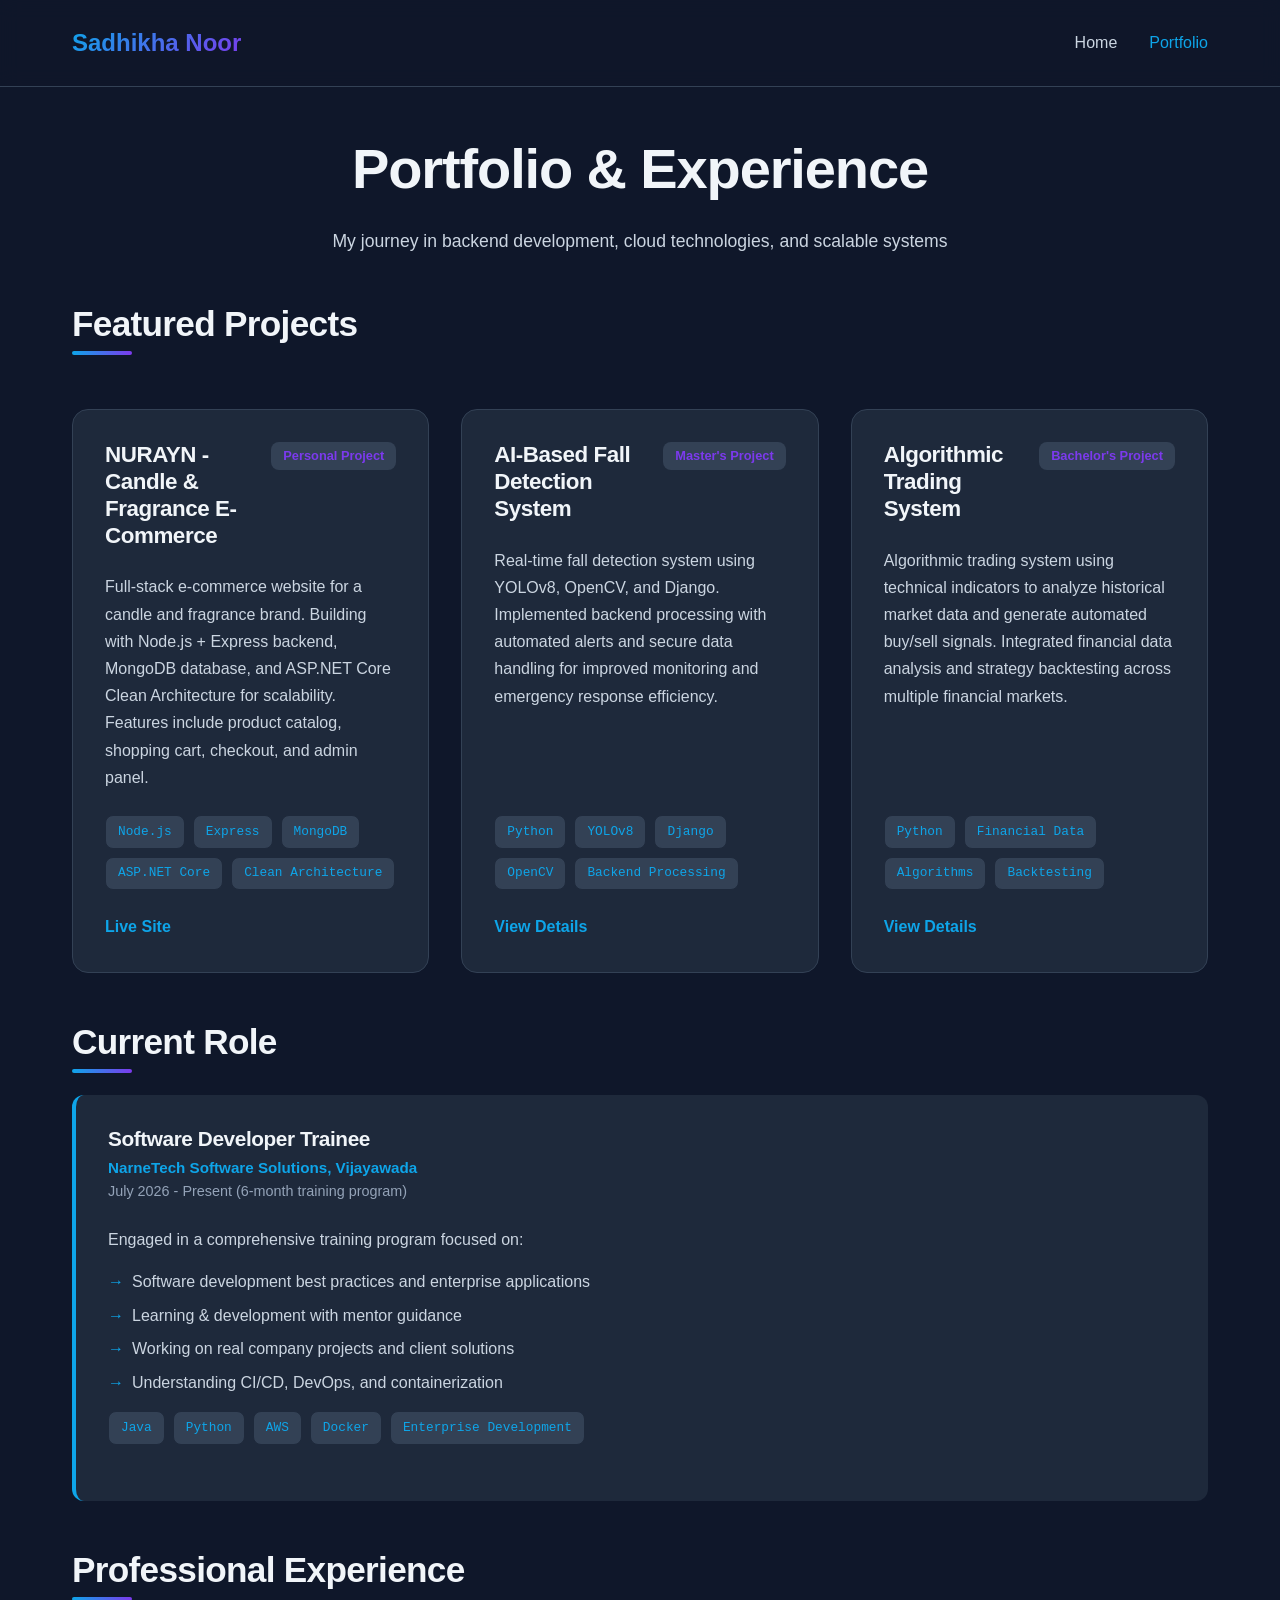
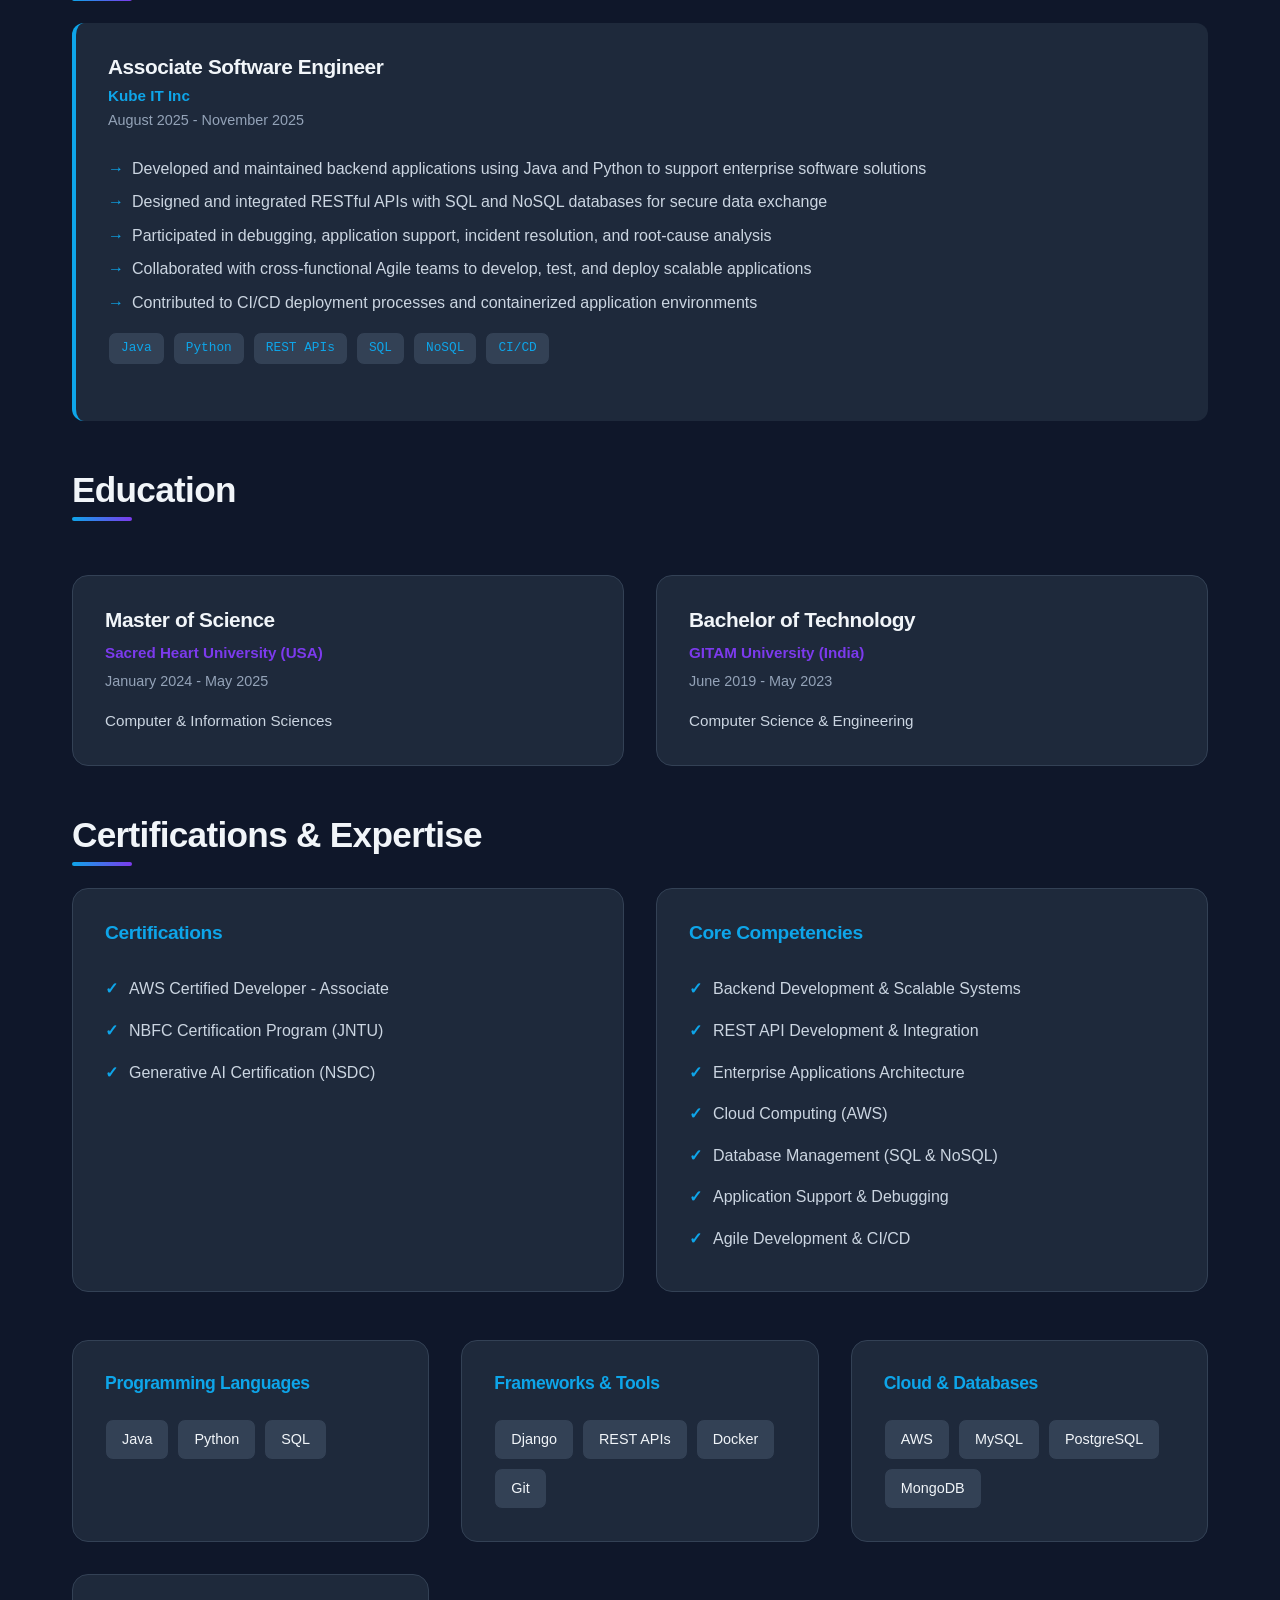
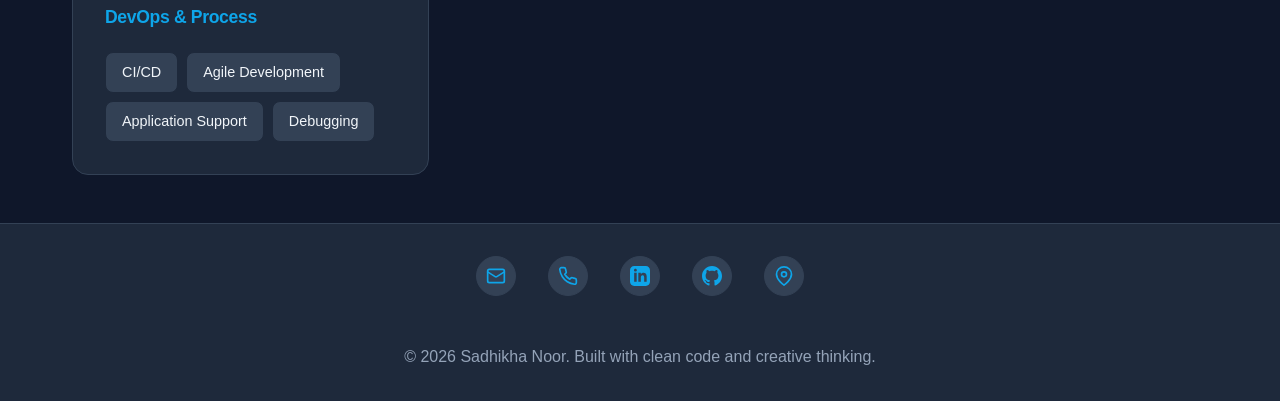
<file: portfolio.html>
<!DOCTYPE html>
<html lang="en">
<head>
    <meta charset="UTF-8">
    <meta name="viewport" content="width=device-width, initial-scale=1.0">
    <title>Portfolio - Sadhikha Noor</title>
    <link rel="stylesheet" href="style.css">
</head>
<body>
    <nav class="navbar">
        <div class="nav-container">
            <div class="logo">Sadhikha Noor</div>
            <ul class="nav-links">
                <li><a href="index.html">Home</a></li>
                <li><a href="portfolio.html" class="active">Portfolio</a></li>
            </ul>
        </div>
    </nav>

    <main>
        <!-- Page Title -->
        <section class="page-header">
            <h1>Portfolio & Experience</h1>
            <p>My journey in backend development, cloud technologies, and scalable systems</p>
        </section>

        <!-- Projects Section -->
        <section class="section" id="projects">
            <h2 class="section-title">Featured Projects</h2>
            
            <div class="projects-grid">
                <!-- Project 1: NURAYN (Personal - First) -->
                <div class="project-card">
                    <div class="project-header">
                        <h3>NURAYN - Candle & Fragrance E-Commerce</h3>
                        <span class="project-type">Personal Project</span>
                    </div>
                    <p class="project-description">
                        Full-stack e-commerce website for a candle and fragrance brand. Building with Node.js + Express backend, MongoDB database, and ASP.NET Core Clean Architecture for scalability. Features include product catalog, shopping cart, checkout, and admin panel.
                    </p>
                    <div class="tech-stack">
                        <span class="tech-badge">Node.js</span>
                        <span class="tech-badge">Express</span>
                        <span class="tech-badge">MongoDB</span>
                        <span class="tech-badge">ASP.NET Core</span>
                        <span class="tech-badge">Clean Architecture</span>
                    </div>
                    <div class="project-links">
                        <a href="https://cosmic-pony-7994a3.netlify.app" target="_blank" class="project-link">Live Site</a>
                    </div>
                </div>

                <!-- Project 2: AI-Based Fall Detection (Master's - Second) -->
                <div class="project-card">
                    <div class="project-header">
                        <h3>AI-Based Fall Detection System</h3>
                        <span class="project-type">Master's Project</span>
                    </div>
                    <p class="project-description">
                        Real-time fall detection system using YOLOv8, OpenCV, and Django. Implemented backend processing with automated alerts and secure data handling for improved monitoring and emergency response efficiency.
                    </p>
                    <div class="tech-stack">
                        <span class="tech-badge">Python</span>
                        <span class="tech-badge">YOLOv8</span>
                        <span class="tech-badge">Django</span>
                        <span class="tech-badge">OpenCV</span>
                        <span class="tech-badge">Backend Processing</span>
                    </div>
                    <div class="project-links">
                        <a href="#" class="project-link">View Details</a>
                    </div>
                </div>

                <!-- Project 3: Algorithmic Trading (Bachelor's - Third) -->
                <div class="project-card">
                    <div class="project-header">
                        <h3>Algorithmic Trading System</h3>
                        <span class="project-type">Bachelor's Project</span>
                    </div>
                    <p class="project-description">
                        Algorithmic trading system using technical indicators to analyze historical market data and generate automated buy/sell signals. Integrated financial data analysis and strategy backtesting across multiple financial markets.
                    </p>
                    <div class="tech-stack">
                        <span class="tech-badge">Python</span>
                        <span class="tech-badge">Financial Data</span>
                        <span class="tech-badge">Algorithms</span>
                        <span class="tech-badge">Backtesting</span>
                    </div>
                    <div class="project-links">
                        <a href="#" class="project-link">View Details</a>
                    </div>
                </div>
            </div>
        </section>

        <!-- Current Role Section -->
        <section class="section" id="current-role">
            <h2 class="section-title">Current Role</h2>
            
            <div class="experience-item">
                <div class="exp-header">
                    <h3>Software Developer Trainee</h3>
                    <p class="company">NarneTech Software Solutions, Vijayawada</p>
                </div>
                <p class="exp-period">July 2026 - Present (6-month training program)</p>
                <div class="exp-details">
                    <p>Engaged in a comprehensive training program focused on:</p>
                    <ul class="exp-list">
                        <li>Software development best practices and enterprise applications</li>
                        <li>Learning & development with mentor guidance</li>
                        <li>Working on real company projects and client solutions</li>
                        <li>Understanding CI/CD, DevOps, and containerization</li>
                    </ul>
                    <div class="tech-stack" style="margin-top: 1rem;">
                        <span class="tech-badge">Java</span>
                        <span class="tech-badge">Python</span>
                        <span class="tech-badge">AWS</span>
                        <span class="tech-badge">Docker</span>
                        <span class="tech-badge">Enterprise Development</span>
                    </div>
                </div>
            </div>
        </section>

        <!-- Professional Experience -->
        <section class="section" id="experience">
            <h2 class="section-title">Professional Experience</h2>
            
            <div class="experience-item">
                <div class="exp-header">
                    <h3>Associate Software Engineer</h3>
                    <p class="company">Kube IT Inc</p>
                </div>
                <p class="exp-period">August 2025 - November 2025</p>
                <div class="exp-details">
                    <ul class="exp-list">
                        <li>Developed and maintained backend applications using Java and Python to support enterprise software solutions</li>
                        <li>Designed and integrated RESTful APIs with SQL and NoSQL databases for secure data exchange</li>
                        <li>Participated in debugging, application support, incident resolution, and root-cause analysis</li>
                        <li>Collaborated with cross-functional Agile teams to develop, test, and deploy scalable applications</li>
                        <li>Contributed to CI/CD deployment processes and containerized application environments</li>
                    </ul>
                    <div class="tech-stack" style="margin-top: 1rem;">
                        <span class="tech-badge">Java</span>
                        <span class="tech-badge">Python</span>
                        <span class="tech-badge">REST APIs</span>
                        <span class="tech-badge">SQL</span>
                        <span class="tech-badge">NoSQL</span>
                        <span class="tech-badge">CI/CD</span>
                    </div>
                </div>
            </div>
        </section>

        <!-- Education -->
        <section class="section" id="education">
            <h2 class="section-title">Education</h2>
            
            <div class="edu-grid">
                <div class="edu-card">
                    <h3>Master of Science</h3>
                    <p class="edu-school">Sacred Heart University (USA)</p>
                    <p class="edu-period">January 2024 - May 2025</p>
                    <p class="edu-major">Computer & Information Sciences</p>
                </div>

                <div class="edu-card">
                    <h3>Bachelor of Technology</h3>
                    <p class="edu-school">GITAM University (India)</p>
                    <p class="edu-period">June 2019 - May 2023</p>
                    <p class="edu-major">Computer Science & Engineering</p>
                </div>
            </div>
        </section>

        <!-- Certifications & Skills -->
        <section class="section" id="certifications">
            <h2 class="section-title">Certifications & Expertise</h2>
            
            <div class="certs-container">
                <div class="cert-group">
                    <h3>Certifications</h3>
                    <ul class="cert-list">
                        <li>AWS Certified Developer - Associate</li>
                        <li>NBFC Certification Program (JNTU)</li>
                        <li>Generative AI Certification (NSDC)</li>
                    </ul>
                </div>

                <div class="cert-group">
                    <h3>Core Competencies</h3>
                    <ul class="cert-list">
                        <li>Backend Development & Scalable Systems</li>
                        <li>REST API Development & Integration</li>
                        <li>Enterprise Applications Architecture</li>
                        <li>Cloud Computing (AWS)</li>
                        <li>Database Management (SQL & NoSQL)</li>
                        <li>Application Support & Debugging</li>
                        <li>Agile Development & CI/CD</li>
                    </ul>
                </div>
            </div>

            <div class="skills-matrix">
                <div class="skill-category">
                    <h4>Programming Languages</h4>
                    <div class="skill-list">
                        <span class="skill-item">Java</span>
                        <span class="skill-item">Python</span>
                        <span class="skill-item">SQL</span>
                    </div>
                </div>

                <div class="skill-category">
                    <h4>Frameworks & Tools</h4>
                    <div class="skill-list">
                        <span class="skill-item">Django</span>
                        <span class="skill-item">REST APIs</span>
                        <span class="skill-item">Docker</span>
                        <span class="skill-item">Git</span>
                    </div>
                </div>

                <div class="skill-category">
                    <h4>Cloud & Databases</h4>
                    <div class="skill-list">
                        <span class="skill-item">AWS</span>
                        <span class="skill-item">MySQL</span>
                        <span class="skill-item">PostgreSQL</span>
                        <span class="skill-item">MongoDB</span>
                    </div>
                </div>

                <div class="skill-category">
                    <h4>DevOps & Process</h4>
                    <div class="skill-list">
                        <span class="skill-item">CI/CD</span>
                        <span class="skill-item">Agile Development</span>
                        <span class="skill-item">Application Support</span>
                        <span class="skill-item">Debugging</span>
                    </div>
                </div>
            </div>
        </section>
    </main>

    <footer class="footer">
        <div class="footer-content">
            <div class="footer-social-links">
                <a href="mailto:sadhikhanoor786@gmail.com" class="footer-social email-link" title="Email: sadhikhanoor786@gmail.com" data-tooltip="Email">
                    <svg width="20" height="20" viewBox="0 0 24 24" fill="none" stroke="currentColor" stroke-width="2" stroke-linecap="round" stroke-linejoin="round">
                        <rect x="2" y="4" width="20" height="16" rx="2"></rect>
                        <path d="m22 7-8.97 5.7a1.94 1.94 0 0 1-2.06 0L2 7"></path>
                    </svg>
                </a>
                <a href="tel:+916281934451" class="footer-social phone-link" title="Phone: +91 628 193 4451" data-tooltip="Call">
                    <svg width="20" height="20" viewBox="0 0 24 24" fill="none" stroke="currentColor" stroke-width="2" stroke-linecap="round" stroke-linejoin="round">
                        <path d="M22 16.92v3a2 2 0 0 1-2.18 2 19.79 19.79 0 0 1-8.63-3.07 19.5 19.5 0 0 1-6-6 19.79 19.79 0 0 1-3.07-8.67A2 2 0 0 1 4.11 2h3a2 2 0 0 1 2 1.72 12.84 12.84 0 0 0 .7 2.81 2 2 0 0 1-.45 2.11L8.09 9.91a16 16 0 0 0 6 6l1.27-1.27a2 2 0 0 1 2.11-.45 12.84 12.84 0 0 0 2.81.7A2 2 0 0 1 22 16.92z"></path>
                    </svg>
                </a>
                <a href="https://linkedin.com/in/sadhikhanoor" target="_blank" class="footer-social linkedin-link" title="LinkedIn: Sadhikha Noor" data-tooltip="LinkedIn">
                    <svg width="20" height="20" viewBox="0 0 24 24" fill="currentColor">
                        <path d="M19 0h-14c-2.761 0-5 2.239-5 5v14c0 2.761 2.239 5 5 5h14c2.762 0 5-2.239 5-5v-14c0-2.761-2.238-5-5-5zm-11 19h-3v-11h3v11zm-1.5-12.268c-.966 0-1.75-.79-1.75-1.764s.784-1.764 1.75-1.764 1.75.79 1.75 1.764-.783 1.764-1.75 1.764zm13.5 12.268h-3v-5.604c0-3.368-4-3.113-4 0v5.604h-3v-11h3v1.765c1.396-2.586 7-2.777 7 2.476v6.759z"/>
                    </svg>
                </a>
                <a href="https://github.com/sadhikhanoor786" target="_blank" class="footer-social github-link" title="GitHub: sadhikhanoor786" data-tooltip="GitHub">
                    <svg width="20" height="20" viewBox="0 0 24 24" fill="currentColor">
                        <path d="M12 0c-6.626 0-12 5.373-12 12 0 5.302 3.438 9.8 8.207 11.387.599.111.793-.261.793-.577v-2.234c-3.338.726-4.033-1.416-4.033-1.416-.546-1.387-1.333-1.756-1.333-1.756-1.089-.745.083-.729.083-.729 1.205.084 1.839 1.237 1.839 1.237 1.07 1.834 2.807 1.304 3.492.997.107-.775.418-1.305.762-1.604-2.665-.305-5.467-1.334-5.467-5.931 0-1.311.469-2.381 1.236-3.221-.124-.303-.535-1.524.117-3.176 0 0 1.008-.322 3.301 1.23.957-.266 1.983-.399 3.003-.404 1.02.005 2.047.138 3.006.404 2.291-1.552 3.297-1.23 3.297-1.23.653 1.653.242 2.874.118 3.176.77.84 1.235 1.911 1.235 3.221 0 4.609-2.807 5.624-5.479 5.921.43.372.823 1.102.823 2.222v 3.293c0 .319.192.694.801.576 4.765-1.589 8.199-6.086 8.199-11.386 0-6.627-5.373-12-12-12z"/>
                    </svg>
                </a>
                <a href="https://maps.google.com/?q=Vijayawada,Andhra+Pradesh,India" target="_blank" class="footer-social location-link" title="Vijayawada, Andhra Pradesh, India" data-tooltip="Location">
                    <svg width="20" height="20" viewBox="0 0 24 24" fill="none" stroke="currentColor" stroke-width="2" stroke-linecap="round" stroke-linejoin="round">
                        <path d="M21 10c0 7-9 13-9 13s-9-6-9-13a9 9 0 0 1 18 0z"></path>
                        <circle cx="12" cy="10" r="3"></circle>
                    </svg>
                </a>
            </div>
            <p>&copy; 2026 Sadhikha Noor. Built with clean code and creative thinking.</p>
        </div>
    </footer>
</body>
</html>
</file>
<file: style.css>
/* ========================================
   DESIGN TOKENS & VARIABLES
   ======================================== */

:root {
    --bg-primary: #0F172A;
    --bg-secondary: #1E293B;
    --bg-tertiary: #334155;
    
    --text-primary: #F1F5F9;
    --text-secondary: #CBD5E1;
    --text-muted: #94A3B8;
    
    --accent-primary: #0EA5E9;
    --accent-secondary: #7C3AED;
    --accent-tertiary: #06B6D4;
    
    --border-color: #334155;
    --border-subtle: #1E293B;
    
    --radius-sm: 0.5rem;
    --radius-md: 0.75rem;
    --radius-lg: 1rem;
    
    --spacing-xs: 0.5rem;
    --spacing-sm: 1rem;
    --spacing-md: 1.5rem;
    --spacing-lg: 2rem;
    --spacing-xl: 3rem;
    
    --transition-fast: 150ms ease-in-out;
    --transition-base: 300ms ease-in-out;
    --transition-slow: 500ms ease-in-out;
}

/* ========================================
   GLOBAL STYLES
   ======================================== */

* {
    margin: 0;
    padding: 0;
    box-sizing: border-box;
}

html {
    scroll-behavior: smooth;
}

body {
    background-color: var(--bg-primary);
    color: var(--text-primary);
    font-family: -apple-system, BlinkMacSystemFont, 'Segoe UI', Roboto, Oxygen, Ubuntu, Cantarell, sans-serif;
    font-size: 16px;
    line-height: 1.6;
    overflow-x: hidden;
}

/* Headings */
h1, h2, h3, h4, h5, h6 {
    font-weight: 700;
    line-height: 1.2;
    letter-spacing: -0.02em;
}

h1 { font-size: 3.5rem; }
h2 { font-size: 2.5rem; }
h3 { font-size: 1.75rem; }
h4 { font-size: 1.25rem; }
h5 { font-size: 1.1rem; }
h6 { font-size: 1rem; }

a {
    color: var(--accent-primary);
    text-decoration: none;
    transition: color var(--transition-base);
}

a:hover {
    color: var(--accent-tertiary);
}

/* ========================================
   NAVIGATION
   ======================================== */

.navbar {
    position: sticky;
    top: 0;
    z-index: 1000;
    background-color: var(--bg-primary);
    border-bottom: 1px solid var(--border-color);
    backdrop-filter: blur(10px);
    background-color: rgba(15, 23, 42, 0.8);
}

.nav-container {
    max-width: 1200px;
    margin: 0 auto;
    padding: var(--spacing-md) var(--spacing-lg);
    display: flex;
    justify-content: space-between;
    align-items: center;
}

.logo {
    font-size: 1.5rem;
    font-weight: 800;
    background: linear-gradient(135deg, var(--accent-primary), var(--accent-secondary));
    -webkit-background-clip: text;
    -webkit-text-fill-color: transparent;
    background-clip: text;
}

.nav-links {
    display: flex;
    list-style: none;
    gap: var(--spacing-lg);
}

.nav-links a {
    color: var(--text-secondary);
    font-weight: 500;
    transition: color var(--transition-base);
}

.nav-links a:hover,
.nav-links a.active {
    color: var(--accent-primary);
}

/* ========================================
   HERO SECTION
   ======================================== */

.hero {
    min-height: 100vh;
    display: flex;
    align-items: center;
    justify-content: center;
    padding: var(--spacing-xl) var(--spacing-lg);
    background: linear-gradient(135deg, var(--bg-primary) 0%, var(--bg-secondary) 100%);
    position: relative;
    overflow: hidden;
}

.hero::before {
    content: '';
    position: absolute;
    width: 400px;
    height: 400px;
    background: radial-gradient(circle, rgba(14, 165, 233, 0.15) 0%, transparent 70%);
    border-radius: 50%;
    top: -100px;
    right: -100px;
    pointer-events: none;
}

.hero::after {
    content: '';
    position: absolute;
    width: 300px;
    height: 300px;
    background: radial-gradient(circle, rgba(124, 58, 237, 0.15) 0%, transparent 70%);
    border-radius: 50%;
    bottom: -50px;
    left: -50px;
    pointer-events: none;
}

.hero-wrapper {
    display: flex;
    align-items: center;
    gap: var(--spacing-lg);
    max-width: 1000px;
    z-index: 1;
}

.hero-photo-container {
    flex-shrink: 0;
    animation: fadeInUp 0.8s ease-out 0.2s both;
}

.profile-photo {
    width: 200px;
    height: 200px;
    border-radius: 50%;
    object-fit: cover;
    border: 4px solid var(--accent-primary);
    box-shadow: 0 10px 40px rgba(14, 165, 233, 0.2);
    transition: transform var(--transition-base);
}

.profile-photo:hover {
    transform: scale(1.05);
}

.hero-content {
    max-width: 600px;
    z-index: 1;
    animation: fadeInUp 0.8s ease-out;
}

.hero-title {
    font-size: 4rem;
    margin-bottom: var(--spacing-sm);
    background: linear-gradient(135deg, var(--text-primary) 0%, var(--accent-primary) 100%);
    -webkit-background-clip: text;
    -webkit-text-fill-color: transparent;
    background-clip: text;
    line-height: 1.1;
}

.hero-subtitle {
    font-size: 1.5rem;
    color: var(--accent-primary);
    font-weight: 600;
    margin-bottom: var(--spacing-md);
}

.hero-description {
    font-size: 1.1rem;
    color: var(--text-secondary);
    margin-bottom: var(--spacing-lg);
    line-height: 1.8;
}

/* Skills Grid */
.skills-grid {
    display: flex;
    flex-wrap: wrap;
    gap: var(--spacing-sm);
    margin-bottom: var(--spacing-lg);
}

.skill-tag {
    display: inline-block;
    background-color: var(--bg-secondary);
    color: var(--accent-primary);
    padding: 0.5rem 1rem;
    border-radius: var(--radius-md);
    font-size: 0.9rem;
    font-weight: 500;
    border: 1px solid var(--border-color);
    transition: all var(--transition-base);
}

.skill-tag:hover {
    background-color: var(--accent-primary);
    color: var(--bg-primary);
    transform: translateY(-2px);
}

/* CTA Buttons */
.cta-buttons {
    display: flex;
    gap: var(--spacing-md);
    margin-bottom: var(--spacing-lg);
    flex-wrap: wrap;
}

.btn {
    display: inline-block;
    padding: 0.875rem 2rem;
    border-radius: var(--radius-md);
    font-weight: 600;
    font-size: 1rem;
    border: none;
    cursor: pointer;
    transition: all var(--transition-base);
    text-align: center;
}

.btn-primary {
    background: linear-gradient(135deg, var(--accent-primary), var(--accent-tertiary));
    color: var(--bg-primary);
}

.btn-primary:hover {
    transform: translateY(-2px);
    box-shadow: 0 10px 30px rgba(14, 165, 233, 0.3);
}

.btn-secondary {
    background-color: transparent;
    color: var(--accent-primary);
    border: 2px solid var(--accent-primary);
}

.btn-secondary:hover {
    background-color: var(--accent-primary);
    color: var(--bg-primary);
    transform: translateY(-2px);
}

/* Social Links */
.social-links {
    display: flex;
    gap: var(--spacing-lg);
}

.social-link {
    color: var(--text-secondary);
    font-weight: 500;
    transition: color var(--transition-base);
}

.social-link:hover {
    color: var(--accent-primary);
}

/* ========================================
   STATS SECTION
   ======================================== */

.stats {
    max-width: 1200px;
    margin: var(--spacing-xl) auto;
    padding: 0 var(--spacing-lg);
    display: grid;
    grid-template-columns: repeat(auto-fit, minmax(200px, 1fr));
    gap: var(--spacing-lg);
}

.stat-card {
    background-color: var(--bg-secondary);
    padding: var(--spacing-lg);
    border-radius: var(--radius-lg);
    border: 1px solid var(--border-color);
    text-align: center;
    transition: all var(--transition-base);
}

.stat-card:hover {
    transform: translateY(-4px);
    border-color: var(--accent-primary);
    box-shadow: 0 10px 30px rgba(14, 165, 233, 0.15);
}

.stat-number {
    font-size: 2.5rem;
    font-weight: 800;
    background: linear-gradient(135deg, var(--accent-primary), var(--accent-secondary));
    -webkit-background-clip: text;
    -webkit-text-fill-color: transparent;
    background-clip: text;
    margin-bottom: var(--spacing-xs);
}

.stat-label {
    color: var(--text-secondary);
    font-size: 0.95rem;
}

/* ========================================
   CTA SECTION
   ======================================== */

.cta-section {
    max-width: 1200px;
    margin: var(--spacing-xl) auto;
    padding: var(--spacing-xl);
    background: linear-gradient(135deg, var(--bg-secondary) 0%, var(--bg-tertiary) 100%);
    border-radius: var(--radius-lg);
    border: 1px solid var(--border-color);
    text-align: center;
}

.cta-section h2 {
    margin-bottom: var(--spacing-md);
}

.cta-section p {
    color: var(--text-secondary);
    margin-bottom: var(--spacing-lg);
    font-size: 1.1rem;
}

/* ========================================
   PAGE HEADER
   ======================================== */

.page-header {
    max-width: 1200px;
    margin: var(--spacing-xl) auto var(--spacing-lg);
    padding: 0 var(--spacing-lg);
    text-align: center;
}

.page-header h1 {
    margin-bottom: var(--spacing-md);
}

.page-header p {
    font-size: 1.1rem;
    color: var(--text-secondary);
}

/* ========================================
   SECTIONS
   ======================================== */

.section {
    max-width: 1200px;
    margin: var(--spacing-xl) auto;
    padding: 0 var(--spacing-lg);
}

.section-title {
    font-size: 2.2rem;
    margin-bottom: var(--spacing-lg);
    position: relative;
    display: inline-block;
}

.section-title::after {
    content: '';
    position: absolute;
    bottom: -10px;
    left: 0;
    width: 60px;
    height: 4px;
    background: linear-gradient(90deg, var(--accent-primary), var(--accent-secondary));
    border-radius: 2px;
}

/* ========================================
   PROJECTS GRID
   ======================================== */

.projects-grid {
    display: grid;
    grid-template-columns: repeat(auto-fit, minmax(350px, 1fr));
    gap: var(--spacing-lg);
    margin-top: var(--spacing-lg);
}

.project-card {
    background-color: var(--bg-secondary);
    border: 1px solid var(--border-color);
    border-radius: var(--radius-lg);
    padding: var(--spacing-lg);
    transition: all var(--transition-base);
    display: flex;
    flex-direction: column;
    height: 100%;
}

.project-card:hover {
    transform: translateY(-6px);
    border-color: var(--accent-primary);
    box-shadow: 0 20px 40px rgba(14, 165, 233, 0.2);
}

.project-header {
    display: flex;
    justify-content: space-between;
    align-items: flex-start;
    margin-bottom: var(--spacing-md);
    gap: var(--spacing-md);
}

.project-header h3 {
    font-size: 1.4rem;
    flex: 1;
}

.project-type {
    background-color: var(--bg-tertiary);
    color: var(--accent-secondary);
    padding: 0.25rem 0.75rem;
    border-radius: var(--radius-sm);
    font-size: 0.8rem;
    font-weight: 600;
    white-space: nowrap;
}

.project-description {
    color: var(--text-secondary);
    margin-bottom: var(--spacing-md);
    line-height: 1.7;
    flex-grow: 1;
}

.tech-stack {
    display: flex;
    flex-wrap: wrap;
    gap: var(--spacing-xs);
    margin-bottom: var(--spacing-md);
}

.tech-badge {
    display: inline-block;
    background-color: var(--bg-tertiary);
    color: var(--accent-primary);
    padding: 0.35rem 0.75rem;
    border-radius: var(--radius-sm);
    font-size: 0.8rem;
    font-family: 'Courier New', monospace;
    font-weight: 500;
    border: 1px solid var(--border-subtle);
    transition: all var(--transition-base);
}

.tech-badge:hover {
    background-color: var(--accent-primary);
    color: var(--bg-primary);
    transform: scale(1.05);
}

.project-links {
    display: flex;
    gap: var(--spacing-md);
}

.project-link {
    color: var(--accent-primary);
    font-weight: 600;
    transition: color var(--transition-base);
}

.project-link:hover {
    color: var(--accent-tertiary);
}

/* ========================================
   EXPERIENCE SECTION
   ======================================== */

.experience-item {
    background-color: var(--bg-secondary);
    border-left: 4px solid var(--accent-primary);
    padding: var(--spacing-lg);
    margin-bottom: var(--spacing-lg);
    border-radius: var(--radius-md);
    transition: all var(--transition-base);
}

.experience-item:hover {
    transform: translateX(4px);
    box-shadow: 0 10px 30px rgba(14, 165, 233, 0.1);
}

.exp-header h3 {
    font-size: 1.3rem;
    margin-bottom: 0.25rem;
}

.company {
    color: var(--accent-primary);
    font-weight: 600;
    font-size: 0.95rem;
}

.exp-period {
    color: var(--text-muted);
    font-size: 0.9rem;
    margin-bottom: var(--spacing-md);
    font-weight: 500;
}

.exp-details p {
    color: var(--text-secondary);
    margin-bottom: var(--spacing-sm);
}

.exp-list {
    list-style: none;
    margin-left: 0;
    padding-left: 0;
    color: var(--text-secondary);
}

.exp-list li {
    padding-left: 1.5rem;
    margin-bottom: 0.5rem;
    position: relative;
}

.exp-list li::before {
    content: '→';
    position: absolute;
    left: 0;
    color: var(--accent-primary);
    font-weight: 600;
}

/* ========================================
   EDUCATION SECTION
   ======================================== */

.edu-grid {
    display: grid;
    grid-template-columns: repeat(auto-fit, minmax(300px, 1fr));
    gap: var(--spacing-lg);
    margin-top: var(--spacing-lg);
}

.edu-card {
    background-color: var(--bg-secondary);
    border: 1px solid var(--border-color);
    border-radius: var(--radius-lg);
    padding: var(--spacing-lg);
    transition: all var(--transition-base);
}

.edu-card:hover {
    transform: translateY(-4px);
    border-color: var(--accent-secondary);
    box-shadow: 0 10px 30px rgba(124, 58, 237, 0.15);
}

.edu-card h3 {
    font-size: 1.3rem;
    margin-bottom: 0.5rem;
    color: var(--text-primary);
}

.edu-school {
    color: var(--accent-secondary);
    font-weight: 600;
    font-size: 0.95rem;
    margin-bottom: 0.25rem;
}

.edu-period {
    color: var(--text-muted);
    font-size: 0.9rem;
    margin-bottom: var(--spacing-sm);
}

.edu-major {
    color: var(--text-secondary);
    font-size: 0.95rem;
}

/* ========================================
   CERTIFICATIONS SECTION
   ======================================== */

.certs-container {
    display: grid;
    grid-template-columns: repeat(auto-fit, minmax(300px, 1fr));
    gap: var(--spacing-lg);
    margin-bottom: var(--spacing-xl);
}

.cert-group {
    background-color: var(--bg-secondary);
    padding: var(--spacing-lg);
    border-radius: var(--radius-lg);
    border: 1px solid var(--border-color);
}

.cert-group h3 {
    font-size: 1.2rem;
    margin-bottom: var(--spacing-md);
    color: var(--accent-primary);
}

.cert-list {
    list-style: none;
    margin: 0;
    padding: 0;
}

.cert-list li {
    color: var(--text-secondary);
    padding: 0.5rem 0;
    padding-left: 1.5rem;
    position: relative;
}

.cert-list li::before {
    content: '✓';
    position: absolute;
    left: 0;
    color: var(--accent-primary);
    font-weight: bold;
}

/* ========================================
   SKILLS MATRIX
   ======================================== */

.skills-matrix {
    display: grid;
    grid-template-columns: repeat(auto-fit, minmax(280px, 1fr));
    gap: var(--spacing-lg);
    margin-top: var(--spacing-lg);
}

.skill-category {
    background-color: var(--bg-secondary);
    padding: var(--spacing-lg);
    border-radius: var(--radius-lg);
    border: 1px solid var(--border-color);
}

.skill-category h4 {
    color: var(--accent-primary);
    margin-bottom: var(--spacing-md);
    font-size: 1.1rem;
}

.skill-list {
    display: flex;
    flex-wrap: wrap;
    gap: var(--spacing-xs);
}

.skill-item {
    display: inline-block;
    background-color: var(--bg-tertiary);
    color: var(--text-primary);
    padding: 0.5rem 1rem;
    border-radius: var(--radius-sm);
    font-size: 0.9rem;
    border: 1px solid var(--border-subtle);
    transition: all var(--transition-base);
}

.skill-item:hover {
    background-color: var(--accent-primary);
    color: var(--bg-primary);
    transform: scale(1.05);
}

/* ========================================
   CONTACT SECTION
   ======================================== */

.contact-section {
    margin-bottom: var(--spacing-xl);
}

.contact-container {
    display: grid;
    grid-template-columns: 1fr 1fr;
    gap: var(--spacing-xl);
    margin-top: var(--spacing-lg);
}

.contact-info {
    background-color: var(--bg-secondary);
    padding: var(--spacing-lg);
    border-radius: var(--radius-lg);
    border: 1px solid var(--border-color);
}

.contact-info p {
    color: var(--text-secondary);
    margin-bottom: var(--spacing-lg);
    line-height: 1.8;
}

.contact-details {
    display: flex;
    flex-direction: column;
    gap: var(--spacing-md);
}

.contact-item {
    display: flex;
    flex-direction: column;
    gap: 0.25rem;
}

.contact-item .label {
    color: var(--accent-primary);
    font-weight: 600;
    font-size: 0.9rem;
}

.contact-item a,
.contact-item p {
    color: var(--text-secondary);
}

/* Contact Form */
.contact-form {
    background-color: var(--bg-secondary);
    padding: var(--spacing-lg);
    border-radius: var(--radius-lg);
    border: 1px solid var(--border-color);
    display: flex;
    flex-direction: column;
    gap: var(--spacing-md);
}

.form-group {
    display: flex;
    flex-direction: column;
}

.contact-form input,
.contact-form textarea {
    background-color: var(--bg-tertiary);
    color: var(--text-primary);
    border: 1px solid var(--border-color);
    padding: 0.75rem 1rem;
    border-radius: var(--radius-md);
    font-family: inherit;
    font-size: 1rem;
    transition: all var(--transition-base);
}

.contact-form input:focus,
.contact-form textarea:focus {
    outline: none;
    border-color: var(--accent-primary);
    box-shadow: 0 0 0 3px rgba(14, 165, 233, 0.1);
}

.contact-form input::placeholder,
.contact-form textarea::placeholder {
    color: var(--text-muted);
}

/* ========================================
   FOOTER
   ======================================== */

.footer {
    background-color: var(--bg-secondary);
    border-top: 1px solid var(--border-color);
    padding: var(--spacing-lg);
    text-align: center;
    color: var(--text-muted);
    margin-top: var(--spacing-xl);
}

.footer-content {
    max-width: 1200px;
    margin: 0 auto;
    display: flex;
    flex-direction: column;
    align-items: center;
    gap: var(--spacing-md);
}

.footer-social-links {
    display: flex;
    justify-content: center;
    gap: var(--spacing-lg);
    margin-bottom: var(--spacing-md);
}

.footer-social {
    display: inline-flex;
    align-items: center;
    justify-content: center;
    width: 40px;
    height: 40px;
    border-radius: 50%;
    background-color: var(--bg-tertiary);
    color: var(--accent-primary);
    transition: all var(--transition-base);
    border: 1px solid var(--border-color);
}

.footer-social:hover {
    background-color: var(--accent-primary);
    color: var(--bg-primary);
    transform: translateY(-3px);
    box-shadow: 0 8px 20px rgba(14, 165, 233, 0.3);
}

.resume-link {
    color: var(--accent-secondary);
}

.resume-link:hover {
    background-color: var(--accent-secondary);
}

.footer p {
    margin: 0;
}

/* ========================================
   ANIMATIONS
   ======================================== */

@keyframes fadeInUp {
    from {
        opacity: 0;
        transform: translateY(30px);
    }
    to {
        opacity: 1;
        transform: translateY(0);
    }
}

@keyframes slideInRight {
    from {
        opacity: 0;
        transform: translateX(-20px);
    }
    to {
        opacity: 1;
        transform: translateX(0);
    }
}

/* ========================================
   RESPONSIVE DESIGN
   ======================================== */

@media (max-width: 768px) {
    :root {
        font-size: 14px;
    }

    h1 { font-size: 2.5rem; }
    h2 { font-size: 1.8rem; }
    h3 { font-size: 1.3rem; }

    .hero-title {
        font-size: 2.5rem;
    }

    .hero-subtitle {
        font-size: 1.2rem;
    }

    .hero-wrapper {
        flex-direction: column;
        text-align: center;
    }

    .profile-photo {
        width: 160px;
        height: 160px;
    }

    .footer-social-links {
        gap: var(--spacing-md);
    }

    .nav-links {
        gap: var(--spacing-md);
    }

    .cta-buttons {
        flex-direction: column;
    }

    .btn {
        width: 100%;
        text-align: center;
    }

    .projects-grid {
        grid-template-columns: 1fr;
    }

    .contact-container {
        grid-template-columns: 1fr;
    }

    .stats {
        grid-template-columns: repeat(2, 1fr);
    }

    .section {
        padding: 0 var(--spacing-md);
    }

    .nav-container {
        padding: var(--spacing-md);
    }

    .hero {
        min-height: 80vh;
        padding: var(--spacing-lg) var(--spacing-md);
    }
}

@media (max-width: 480px) {
    :root {
        font-size: 14px;
    }

    h1 { font-size: 1.8rem; }
    h2 { font-size: 1.4rem; }

    .hero-title {
        font-size: 2rem;
    }

    .nav-links {
        gap: var(--spacing-sm);
        font-size: 0.9rem;
    }

    .logo {
        font-size: 1.2rem;
    }

    .stats {
        grid-template-columns: 1fr;
    }

    .skills-matrix {
        grid-template-columns: 1fr;
    }

    .edu-grid {
        grid-template-columns: 1fr;
    }

    .certs-container {
        grid-template-columns: 1fr;
    }
}

/* Reduced motion preference */
@media (prefers-reduced-motion: reduce) {
    * {
        animation-duration: 0.01ms !important;
        animation-iteration-count: 1 !important;
        transition-duration: 0.01ms !important;
        scroll-behavior: auto !important;
    }
}
</file>
